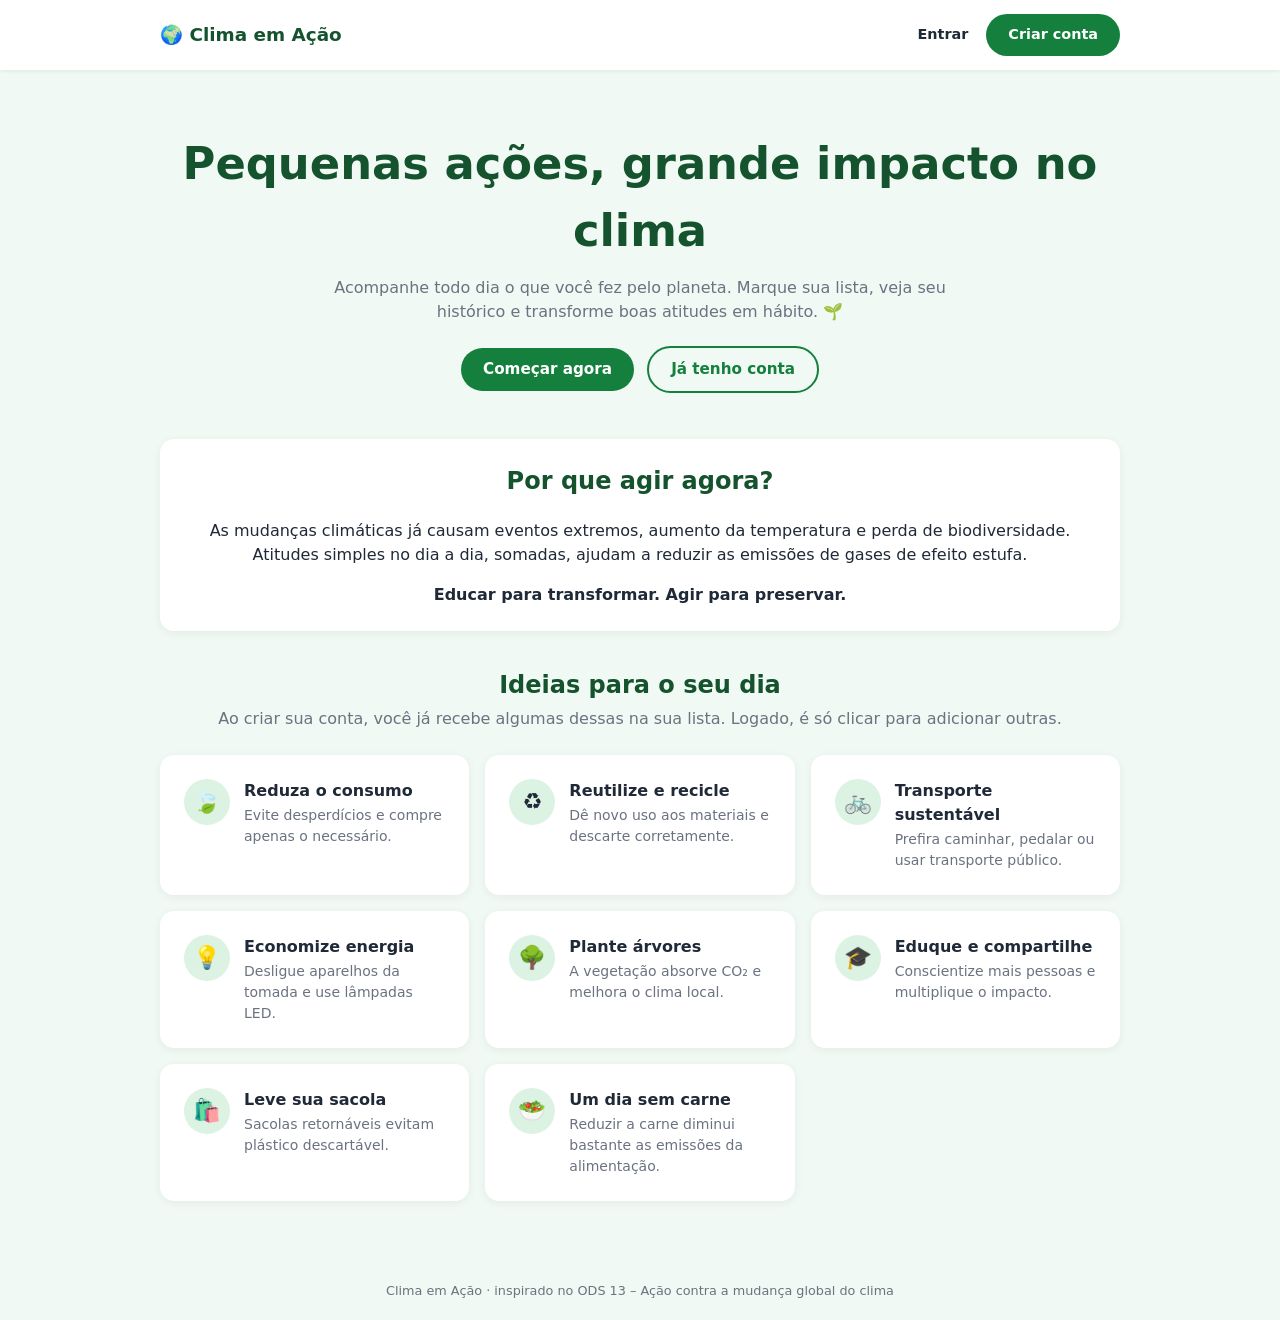
<file: frontend/index.html>
<!DOCTYPE html>
<html lang="pt-BR">
<head>
    <meta charset="UTF-8">
    <meta name="viewport" content="width=device-width, initial-scale=1">
    <title>Clima em Ação</title>
    <link rel="stylesheet" href="css/style.css">
</head>
<body>
<header class="topbar">
    <div class="inner">
        <a class="brand" href="index.html">🌍 Clima em Ação</a>
        <nav id="nav-guest">
            <a href="login.html">Entrar</a>
            <a class="btn" href="register.html" style="color:#fff">Criar conta</a>
        </nav>
        <nav id="nav-user" hidden>
            <a class="active" href="index.html">Início</a>
            <a href="dashboard.html">Hoje</a>
            <a href="history.html">Histórico</a>
            <button class="btn link" id="logout">Sair</button>
        </nav>
    </div>
</header>

<main>
    <section class="hero">
        <h1>Pequenas ações, grande impacto no clima</h1>
        <p>Acompanhe todo dia o que você fez pelo planeta. Marque sua lista, veja seu histórico e transforme boas atitudes em hábito. 🌱</p>
        <div id="cta">
            <a class="btn" href="register.html">Começar agora</a>
            <a class="btn outline" href="login.html">Já tenho conta</a>
        </div>
        <div id="cta-user" hidden>
            <a class="btn" href="dashboard.html">Ir para minha lista</a>
        </div>
    </section>

    <section class="card why">
        <h2>Por que agir agora?</h2>
        <p>As mudanças climáticas já causam eventos extremos, aumento da temperatura e perda de biodiversidade.
           Atitudes simples no dia a dia, somadas, ajudam a reduzir as emissões de gases de efeito estufa.</p>
        <strong>Educar para transformar. Agir para preservar.</strong>
    </section>

    <h2 class="section-title">Ideias para o seu dia</h2>
    <p class="section-sub">Ao criar sua conta, você já recebe algumas dessas na sua lista. Logado, é só clicar para adicionar outras.</p>

    <div class="tips">
        <div class="card tip"><div class="icon">🍃</div><div><h3>Reduza o consumo</h3><p>Evite desperdícios e compre apenas o necessário.</p><button class="btn small add-tip" data-title="Evitei desperdícios e comprei só o necessário" hidden>+ adicionar à minha lista</button></div></div>
        <div class="card tip"><div class="icon">♻️</div><div><h3>Reutilize e recicle</h3><p>Dê novo uso aos materiais e descarte corretamente.</p><button class="btn small add-tip" data-title="Separei o lixo para reciclagem" hidden>+ adicionar à minha lista</button></div></div>
        <div class="card tip"><div class="icon">🚲</div><div><h3>Transporte sustentável</h3><p>Prefira caminhar, pedalar ou usar transporte público.</p><button class="btn small add-tip" data-title="Usei transporte sustentável (a pé, bicicleta ou público)" hidden>+ adicionar à minha lista</button></div></div>
        <div class="card tip"><div class="icon">💡</div><div><h3>Economize energia</h3><p>Desligue aparelhos da tomada e use lâmpadas LED.</p><button class="btn small add-tip" data-title="Desliguei aparelhos da tomada" hidden>+ adicionar à minha lista</button></div></div>
        <div class="card tip"><div class="icon">🌳</div><div><h3>Plante árvores</h3><p>A vegetação absorve CO₂ e melhora o clima local.</p><button class="btn small add-tip" data-title="Plantei ou cuidei de uma árvore" hidden>+ adicionar à minha lista</button></div></div>
        <div class="card tip"><div class="icon">🎓</div><div><h3>Eduque e compartilhe</h3><p>Conscientize mais pessoas e multiplique o impacto.</p><button class="btn small add-tip" data-title="Conversei com alguém sobre o clima" hidden>+ adicionar à minha lista</button></div></div>
        <div class="card tip"><div class="icon">🛍️</div><div><h3>Leve sua sacola</h3><p>Sacolas retornáveis evitam plástico descartável.</p><button class="btn small add-tip" data-title="Usei sacola retornável" hidden>+ adicionar à minha lista</button></div></div>
        <div class="card tip"><div class="icon">🥗</div><div><h3>Um dia sem carne</h3><p>Reduzir a carne diminui bastante as emissões da alimentação.</p><button class="btn small add-tip" data-title="Fiz um dia sem carne" hidden>+ adicionar à minha lista</button></div></div>
    </div>

    <section class="news" id="news" hidden>
        <h2 class="section-title">Notícias sobre natureza e clima</h2>
        <p class="section-sub">Últimas matérias do <a id="news-source" href="https://brasil.mongabay.com/" target="_blank" rel="noopener noreferrer">Mongabay Brasil</a>. Ao clicar, você lê a matéria completa no site original.</p>
        <div class="news-list" id="news-list"></div>
        <p class="news-credit">Títulos e matérias de autoria do Mongabay Brasil e de seus colaboradores, publicados sob licença Creative Commons CC BY-ND 4.0.</p>
    </section>
</main>

<footer>Clima em Ação · inspirado no ODS 13 – Ação contra a mudança global do clima</footer>

<script src="js/api.js"></script>
<script>
    // Se estiver logado, troca o menu e o botão principal
    api('/me').then(() => {
        document.getElementById('nav-guest').hidden = true;
        document.getElementById('nav-user').hidden = false;
        document.getElementById('logout').addEventListener('click', logout);
        document.getElementById('cta').hidden = true;
        document.getElementById('cta-user').hidden = false;

        // Botões de adicionar sugestão (só aparecem logado)
        document.querySelectorAll('.add-tip').forEach((btn) => {
            btn.hidden = false;
            btn.addEventListener('click', async () => {
                btn.disabled = true;
                try {
                    await api('/habits', 'POST', { title: btn.dataset.title });
                    btn.textContent = '✓ Adicionada';
                } catch (err) {
                    btn.textContent = err.status === 409 ? '✓ Já está na lista' : 'Erro, tente de novo';
                    if (err.status !== 409) btn.disabled = false;
                }
            });
        });
    }).catch(() => {});
</script>

<script>
    // Notícias (se a busca falhar, a seção simplesmente não aparece)
    api('/news').then((data) => {
        if (!data.items.length) return;

        const list = document.getElementById('news-list');
        for (const n of data.items) {
            const a = document.createElement('a');
            a.className = 'card news-item';
            a.href = n.link;
            a.target = '_blank';
            a.rel = 'noopener noreferrer';

            const meta = document.createElement('small');
            meta.textContent = data.source.name + (n.date ? ' · ' + n.date.split('-').reverse().join('/') : '');

            const title = document.createElement('strong');
            title.textContent = n.title; // exatamente como publicado

            a.append(meta, title);
            list.append(a);
        }
        document.getElementById('news').hidden = false;
    }).catch(() => {});
</script>
</body>
</html>
</file>
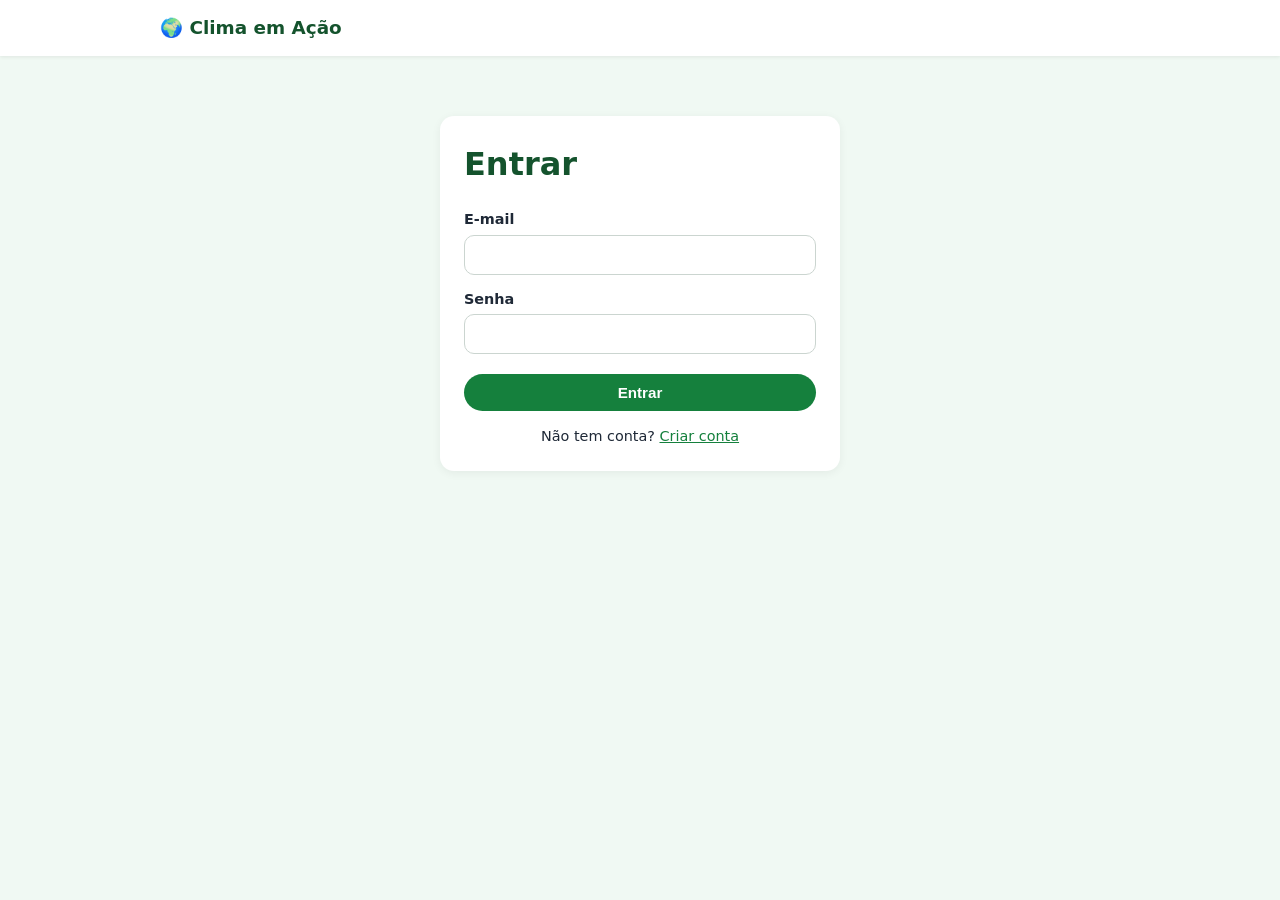
<file: frontend/dashboard.html>
<!DOCTYPE html>
<html lang="pt-BR">
<head>
    <meta charset="UTF-8">
    <meta name="viewport" content="width=device-width, initial-scale=1">
    <title>Minha lista · Clima em Ação</title>
    <link rel="stylesheet" href="css/style.css">
</head>
<body>
<header class="topbar">
    <div class="inner">
        <a class="brand" href="index.html">🌍 Clima em Ação</a>
        <nav>
            <a href="index.html">Início</a>
            <a class="active" href="dashboard.html">Hoje</a>
            <a href="history.html">Histórico</a>
            <button class="btn link" id="logout">Sair</button>
        </nav>
    </div>
</header>

<main>
    <div class="page-head">
        <h1 id="hello">Olá!</h1>
        <p id="today"></p>
    </div>

    <div class="summary">
        <div class="card mini"><span class="mini-icon">🔥</span><div><small>Sequência</small><strong id="streak">…</strong></div></div>
        <div class="card mini"><span class="mini-icon">🌱</span><div><small>Impacto</small><strong id="co2">…</strong></div></div>
    </div>

    <div class="card">
        <div class="progress"><div id="bar"></div></div>
        <div class="progress-text" id="progress-text"></div>

        <ul class="habits" id="habits"></ul>
        <p class="empty" id="empty" hidden>Sua lista está vazia. Adicione uma ação abaixo.</p>

        <div class="msg ok" id="closed-msg" hidden>✅ Dia finalizado! Suas ações já estão no histórico.</div>

        <form class="add" id="add-form">
            <input type="text" id="new-title" placeholder="Nova ação (ex: Levei sacola retornável)" maxlength="120" required>
            <button class="btn" type="submit">Adicionar</button>
        </form>
        <button class="btn finish" id="finish" type="button">Finalizar o dia</button>
    </div>

    <p class="progress-text" style="text-align:center">Os checkboxes são zerados automaticamente todo dia. O que você marcou fica no <a href="history.html">histórico</a>.</p>
</main>

<script src="js/api.js"></script>
<script src="js/dashboard.js"></script>
</body>
</html>
</file>
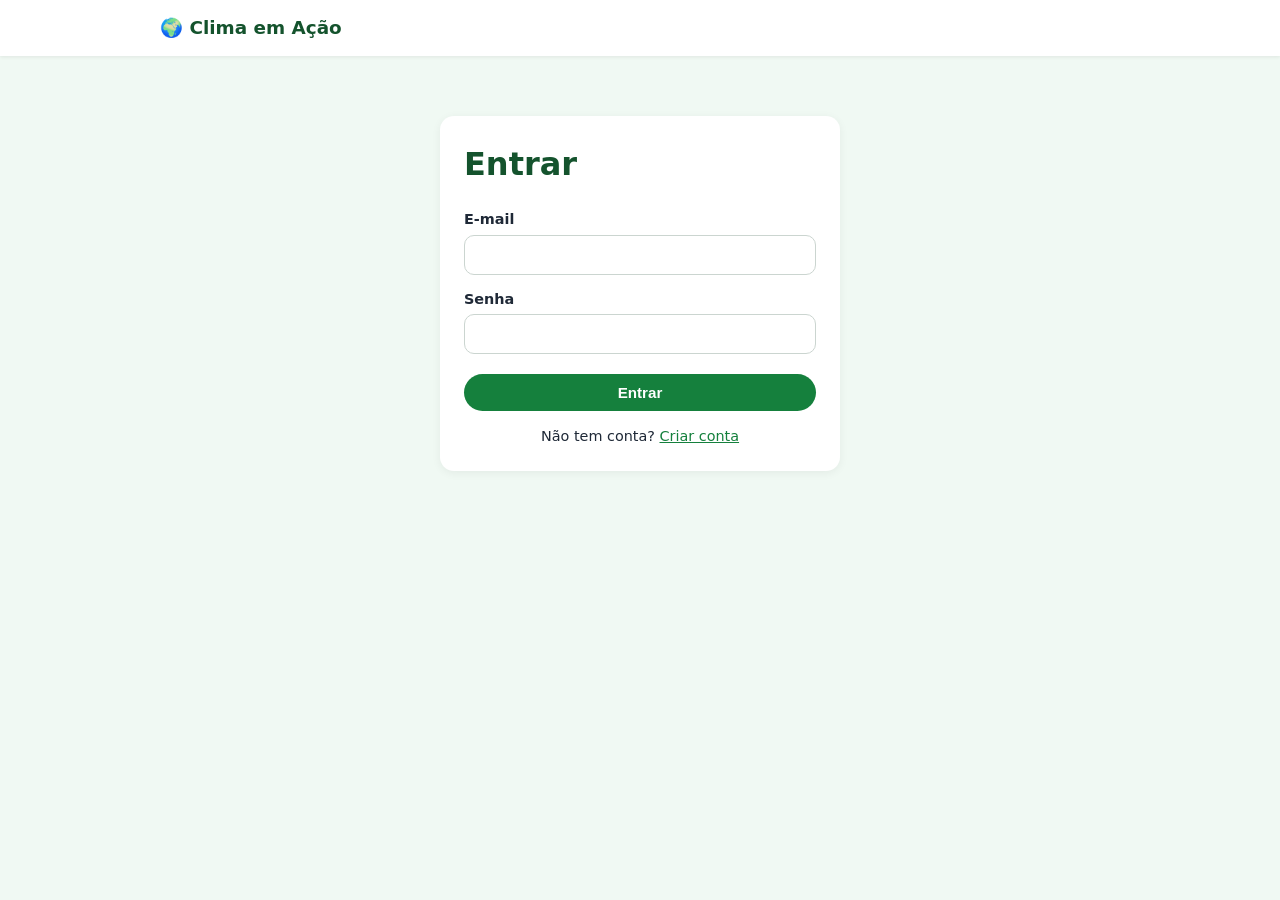
<file: frontend/history.html>
<!DOCTYPE html>
<html lang="pt-BR">
<head>
    <meta charset="UTF-8">
    <meta name="viewport" content="width=device-width, initial-scale=1">
    <title>Histórico · Clima em Ação</title>
    <link rel="stylesheet" href="css/style.css">
</head>
<body>
<header class="topbar">
    <div class="inner">
        <a class="brand" href="index.html">🌍 Clima em Ação</a>
        <nav>
            <a href="index.html">Início</a>
            <a href="dashboard.html">Hoje</a>
            <a class="active" href="history.html">Histórico</a>
            <button class="btn link" id="logout">Sair</button>
        </nav>
    </div>
</header>

<main>
    <div class="page-head">
        <h1>Histórico</h1>
    </div>

    <div class="month-nav">
        <button class="icon-btn" id="prev" title="Mês anterior">‹</button>
        <h2 id="month-title">…</h2>
        <button class="icon-btn" id="next" title="Próximo mês">›</button>
    </div>

    <div class="stats">
        <div class="card stat"><small>Ações no mês</small><strong id="st-total">–</strong></div>
        <div class="card stat"><small>Média por dia ativo</small><strong id="st-avg">–</strong></div>
        <div class="card stat"><small>Ação mais feita</small><strong id="st-top" class="small-text">–</strong><em id="st-top-count"></em></div>
    </div>

    <div class="card">
        <div class="calendar" id="calendar"></div>
        <div class="legend">
            menos
            <span class="cal-day lvl-0"></span><span class="cal-day lvl-1"></span><span class="cal-day lvl-2"></span><span class="cal-day lvl-3"></span><span class="cal-day lvl-4"></span>
            mais
        </div>
    </div>

    <h2 class="list-title">Últimos 30 dias</h2>
    <p class="empty" id="empty" hidden>Nada por aqui ainda. Marque ações na tela "Hoje"!</p>
    <div id="days"></div>

</main>

<script src="js/api.js"></script>
<script src="js/history.js"></script>
</body>
</html>
</file>
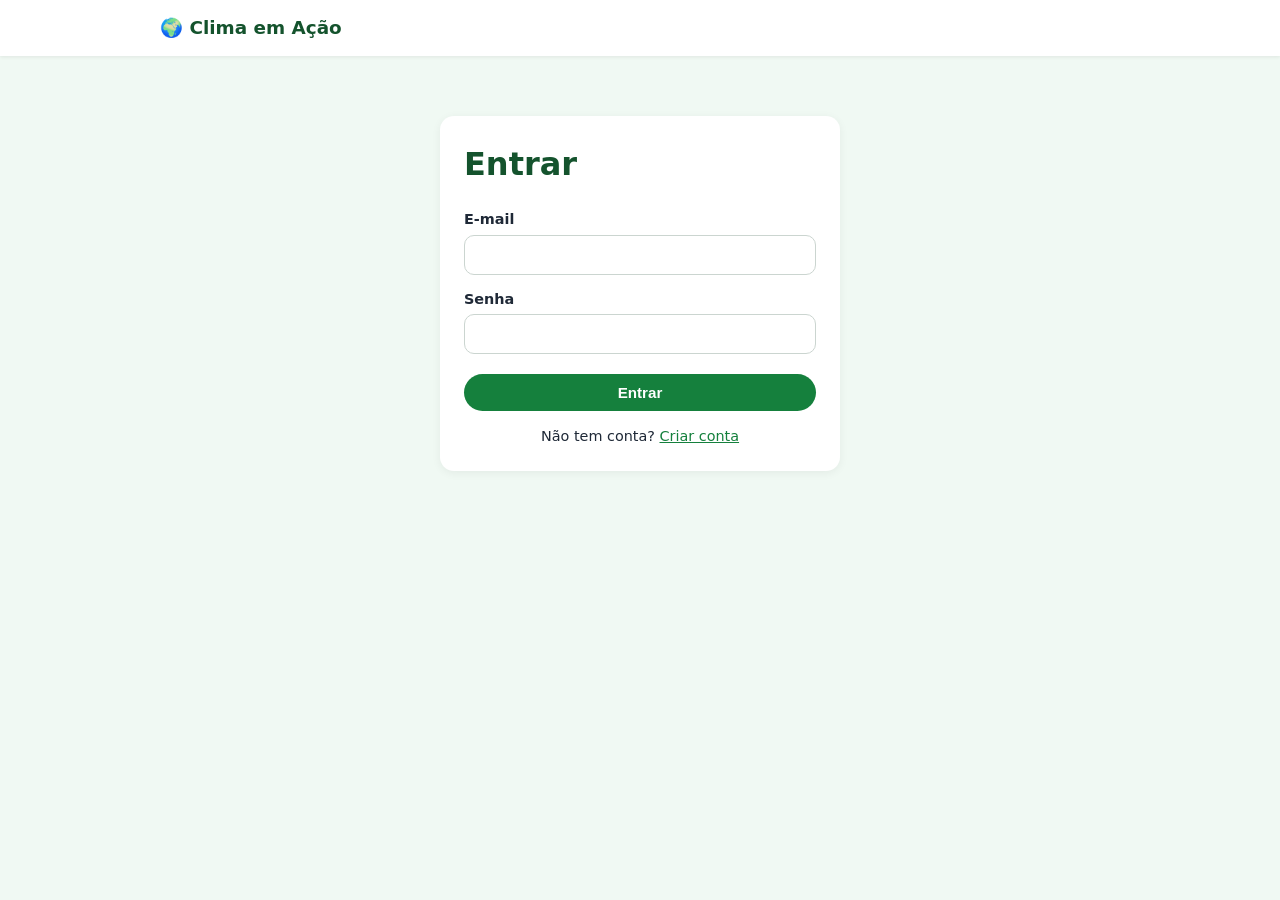
<file: frontend/login.html>
<!DOCTYPE html>
<html lang="pt-BR">
<head>
    <meta charset="UTF-8">
    <meta name="viewport" content="width=device-width, initial-scale=1">
    <title>Entrar · Clima em Ação</title>
    <link rel="stylesheet" href="css/style.css">
</head>
<body>
<header class="topbar">
    <div class="inner">
        <a class="brand" href="index.html">🌍 Clima em Ação</a>
    </div>
</header>

<main>
    <div class="auth-box">
        <form class="card" id="auth-form" data-mode="login">
            <h1>Entrar</h1>
            <label for="email">E-mail</label>
            <input type="email" id="email" name="email" required>
            <label for="password">Senha</label>
            <input type="password" id="password" name="password" required>
            <div class="msg error" id="error" hidden></div>
            <button class="btn" type="submit">Entrar</button>
            <p class="alt">Não tem conta? <a href="register.html">Criar conta</a></p>
        </form>
    </div>
</main>

<script src="js/api.js"></script>
<script src="js/auth.js"></script>
</body>
</html>
</file>
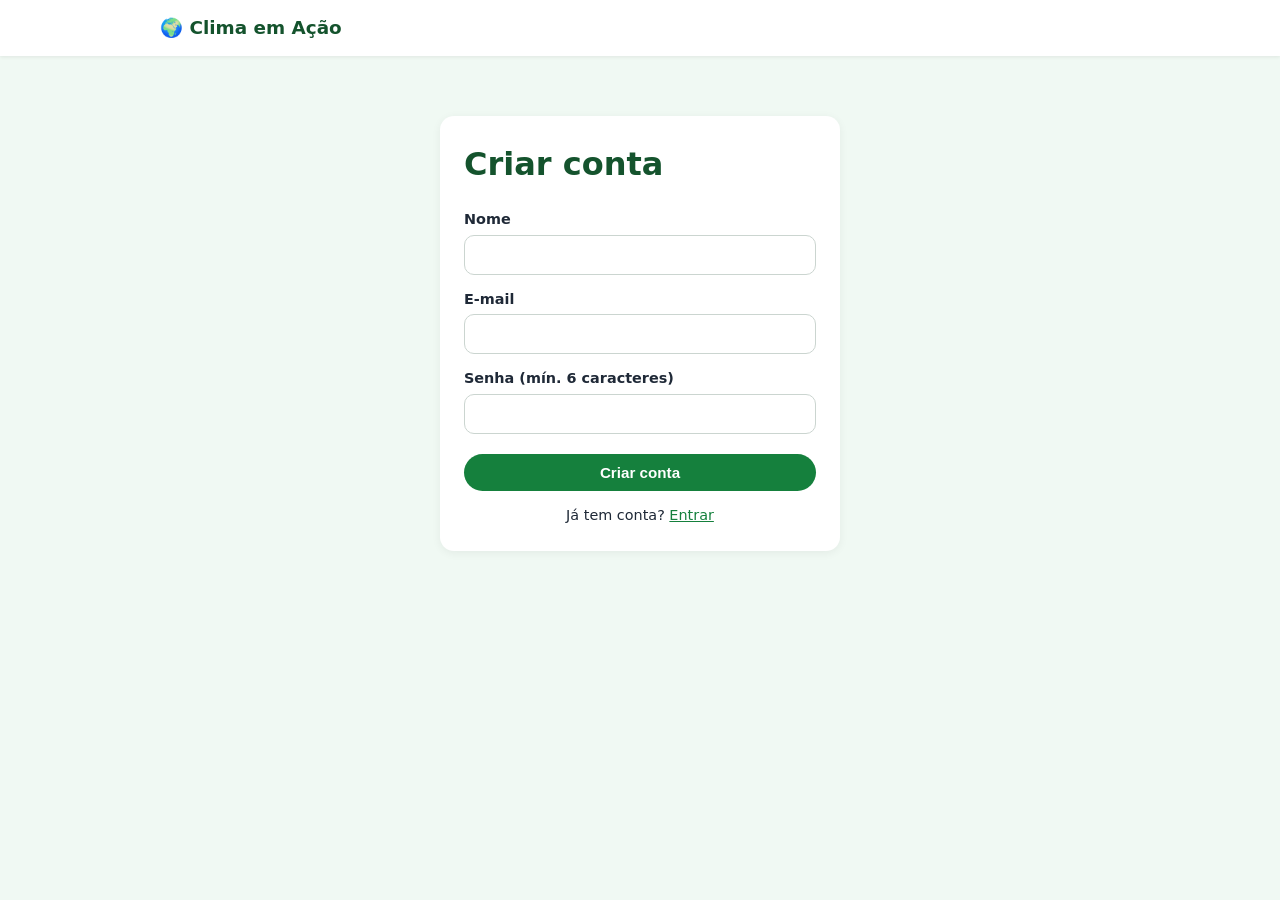
<file: frontend/register.html>
<!DOCTYPE html>
<html lang="pt-BR">
<head>
    <meta charset="UTF-8">
    <meta name="viewport" content="width=device-width, initial-scale=1">
    <title>Criar conta · Clima em Ação</title>
    <link rel="stylesheet" href="css/style.css">
</head>
<body>
<header class="topbar">
    <div class="inner">
        <a class="brand" href="index.html">🌍 Clima em Ação</a>
    </div>
</header>

<main>
    <div class="auth-box">
        <form class="card" id="auth-form" data-mode="register">
            <h1>Criar conta</h1>
            <label for="name">Nome</label>
            <input type="text" id="name" name="name" required>
            <label for="email">E-mail</label>
            <input type="email" id="email" name="email" required>
            <label for="password">Senha (mín. 6 caracteres)</label>
            <input type="password" id="password" name="password" minlength="6" required>
            <div class="msg error" id="error" hidden></div>
            <button class="btn" type="submit">Criar conta</button>
            <p class="alt">Já tem conta? <a href="login.html">Entrar</a></p>
        </form>
    </div>
</main>

<script src="js/api.js"></script>
<script src="js/auth.js"></script>
</body>
</html>
</file>
<file: frontend/css/style.css>
:root {
    --green-900: #14532d;
    --green-700: #15803d;
    --green-500: #22a35a;
    --green-100: #dcf2e3;
    --green-50: #f0f9f3;
    --text: #1f2937;
    --muted: #6b7280;
    --radius: 14px;
}

* { box-sizing: border-box; }

body {
    margin: 0;
    font-family: system-ui, -apple-system, "Segoe UI", sans-serif;
    color: var(--text);
    background: var(--green-50);
    line-height: 1.5;
}

a { color: var(--green-700); }

/* ---------- Cabeçalho ---------- */
header.topbar {
    background: #fff;
    box-shadow: 0 1px 4px rgba(0, 0, 0, .08);
    position: sticky;
    top: 0;
    z-index: 10;
}
.topbar .inner {
    max-width: 1000px;
    margin: 0 auto;
    padding: 14px 20px;
    display: flex;
    align-items: center;
    justify-content: space-between;
    flex-wrap: wrap;
    gap: 10px;
}
.brand { font-weight: 700; color: var(--green-900); text-decoration: none; font-size: 1.15rem; }
.topbar nav { display: flex; gap: 18px; align-items: center; }
.topbar nav a { text-decoration: none; font-size: .9rem; font-weight: 600; color: var(--text); }
.topbar nav a.active, .topbar nav a:hover { color: var(--green-700); }

main { max-width: 1000px; margin: 0 auto; padding: 30px 20px 60px; }

/* ---------- Botões e formulários ---------- */
.btn {
    display: inline-block;
    background: var(--green-700);
    color: #fff;
    border: 0;
    padding: 10px 22px;
    border-radius: 999px;
    font-size: .95rem;
    font-weight: 600;
    cursor: pointer;
    text-decoration: none;
}
.btn:hover { background: var(--green-900); }
.btn.outline { background: transparent; color: var(--green-700); border: 2px solid var(--green-700); }
.btn.outline:hover { background: var(--green-100); }
.btn.link { background: none; color: var(--text); padding: 0; font-size: .9rem; }

form.card label { display: block; font-weight: 600; font-size: .9rem; margin: 14px 0 4px; }
input[type=text], input[type=email], input[type=password] {
    width: 100%;
    padding: 10px 12px;
    border: 1px solid #cbd5d0;
    border-radius: 10px;
    font-size: 1rem;
}
input:focus { outline: 2px solid var(--green-500); border-color: transparent; }

.card {
    background: #fff;
    border-radius: var(--radius);
    padding: 24px;
    box-shadow: 0 2px 10px rgba(0, 0, 0, .06);
}

.auth-box { max-width: 400px; margin: 30px auto; }
.auth-box h1 { margin-top: 0; color: var(--green-900); }
.auth-box .btn { width: 100%; margin-top: 20px; }
.auth-box p.alt { text-align: center; font-size: .9rem; margin-bottom: 0; }

.msg { padding: 10px 14px; border-radius: 10px; margin-top: 14px; font-size: .9rem; }
.msg.error { background: #fee2e2; color: #991b1b; }
.msg.ok { background: var(--green-100); color: var(--green-900); }
.msg[hidden] { display: none; }
.btn.finish { width: 100%; margin-top: 18px; }
.btn.finish.reopen { background: transparent; color: var(--green-700); border: 2px solid var(--green-700); }
[hidden] { display: none !important; }
.badge { font-size: .75rem; background: var(--green-100); color: var(--green-900); padding: 2px 8px; border-radius: 999px; font-weight: 600; }

/* ---------- Página inicial ---------- */
.hero { text-align: center; padding: 30px 0 10px; }
.hero h1 { font-size: clamp(1.8rem, 5vw, 2.8rem); color: var(--green-900); margin: 0 0 12px; }
.hero p { max-width: 620px; margin: 0 auto 22px; color: var(--muted); }
.hero .btn + .btn { margin-left: 8px; }

.why { margin: 36px 0; text-align: center; }
.why h2 { color: var(--green-900); margin-top: 0; }

.section-title { text-align: center; color: var(--green-900); margin-bottom: 4px; }
.section-sub { text-align: center; color: var(--muted); margin-top: 0; }

.tips { display: grid; grid-template-columns: repeat(auto-fit, minmax(260px, 1fr)); gap: 16px; margin-top: 24px; }
.tip { display: flex; gap: 14px; align-items: flex-start; }
.tip .icon {
    flex: none;
    width: 46px; height: 46px;
    border-radius: 50%;
    background: var(--green-100);
    display: grid; place-items: center;
    font-size: 1.4rem;
}
.tip h3 { margin: 0 0 2px; font-size: 1rem; }
.tip p { margin: 0; font-size: .875rem; color: var(--muted); }

/* ---------- Dashboard ---------- */
.page-head h1 { margin: 0; color: var(--green-900); }
.page-head p { margin: 4px 0 20px; color: var(--muted); text-transform: capitalize; }

.progress { background: var(--green-100); border-radius: 999px; height: 12px; overflow: hidden; }
.progress > div { height: 100%; width: 0; background: var(--green-500); transition: width .3s; }
.progress-text { font-size: .85rem; color: var(--muted); margin: 6px 0 18px; }

ul.habits { list-style: none; margin: 0; padding: 0; }
ul.habits li {
    display: flex;
    align-items: center;
    gap: 12px;
    padding: 12px 0;
    border-bottom: 1px solid #eef2ef;
}
ul.habits li:last-child { border-bottom: 0; }
ul.habits input[type=checkbox] { width: 22px; height: 22px; accent-color: var(--green-700); cursor: pointer; flex: none; }
ul.habits label { flex: 1; cursor: pointer; }
ul.habits li.done label { text-decoration: line-through; color: var(--muted); }
.icon-btn { background: none; border: 0; color: var(--muted); cursor: pointer; font-size: 1.05rem; padding: 4px 8px; border-radius: 6px; }
.icon-btn:hover:not(:disabled) { background: var(--green-100); color: var(--green-900); }
.icon-btn.danger { color: #b91c1c; }
.icon-btn.danger:hover { background: #fee2e2; color: #b91c1c; }
.icon-btn:disabled { opacity: .35; cursor: default; }
ul.habits input.edit-input { flex: 1; padding: 6px 10px; }
.co2-tag { font-size: .72rem; background: var(--green-100); color: var(--green-900); padding: 2px 8px; border-radius: 999px; white-space: nowrap; }
ul.habits li.done .co2-tag { text-decoration: none; display: inline-block; }

.summary { display: grid; grid-template-columns: repeat(auto-fit, minmax(240px, 1fr)); gap: 14px; margin-bottom: 16px; }
.mini { display: flex; align-items: center; gap: 12px; padding: 14px 18px; }
.mini-icon { font-size: 1.6rem; }
.mini small { display: block; color: var(--muted); font-size: .75rem; text-transform: uppercase; letter-spacing: .04em; }
.mini strong { font-size: .95rem; }

form.add { display: flex; gap: 10px; margin-top: 18px; }
form.add input { flex: 1; }
.empty { color: var(--muted); text-align: center; margin: 10px 0; }

/* ---------- Histórico ---------- */
.day { margin-bottom: 14px; }
.day h3 { margin: 0 0 8px; color: var(--green-900); text-transform: capitalize; font-size: 1rem; }
.day .count { font-weight: 400; color: var(--muted); font-size: .85rem; }
.day ul { margin: 0; padding-left: 20px; }
.day li::marker { content: "✔  "; color: var(--green-700); }

footer { text-align: center; color: var(--muted); font-size: .8rem; padding: 20px; }

/* ---------- Histórico: mês, estatísticas e calendário ---------- */
.month-nav { display: flex; align-items: center; justify-content: center; gap: 16px; margin-bottom: 14px; }
.month-nav h2 { margin: 0; min-width: 180px; text-align: center; text-transform: capitalize; color: var(--green-900); font-size: 1.2rem; }
.month-nav .icon-btn { font-size: 1.6rem; line-height: 1; }

.stats { display: grid; grid-template-columns: repeat(auto-fit, minmax(170px, 1fr)); gap: 14px; margin-bottom: 16px; }
.stat { padding: 16px 18px; }
.stat small { display: block; color: var(--muted); font-size: .75rem; text-transform: uppercase; letter-spacing: .04em; }
.stat strong { display: block; font-size: 1.7rem; color: var(--green-900); }
.stat strong.small-text { font-size: .95rem; line-height: 1.3; margin: 6px 0 2px; }
.stat em { font-style: normal; color: var(--muted); font-size: .8rem; }

.calendar { display: grid; grid-template-columns: repeat(7, 1fr); gap: 6px; max-width: 460px; margin: 0 auto; }
.cal-head { text-align: center; font-size: .75rem; font-weight: 700; color: var(--muted); }
.cal-day { aspect-ratio: 1; border-radius: 8px; display: grid; place-items: center; font-size: .8rem; font-weight: 600; color: var(--green-900); }
.lvl-0 { background: #eef2ef; color: var(--muted); }
.lvl-1 { background: #bfe6cc; }
.lvl-2 { background: #86d1a1; }
.lvl-3 { background: #3fb36b; color: #fff; }
.lvl-4 { background: var(--green-700); color: #fff; }
.cal-day.future { opacity: .35; }
.cal-day.today { outline: 2px solid var(--green-900); outline-offset: 1px; }

.legend { display: flex; align-items: center; justify-content: center; gap: 4px; margin-top: 14px; font-size: .75rem; color: var(--muted); }
.legend .cal-day { width: 16px; aspect-ratio: 1; border-radius: 4px; }

.list-title { color: var(--green-900); margin: 28px 0 12px; font-size: 1.1rem; }
.sources { margin-top: 28px; font-size: .9rem; }
.sources summary { cursor: pointer; font-weight: 700; color: var(--green-900); }
.sources li { margin-bottom: 8px; }

/* ---------- Home: botão de adicionar sugestão ---------- */
.btn.small { padding: 4px 14px; font-size: .8rem; margin-top: 8px; }
.btn:disabled { background: var(--green-100); color: var(--green-900); cursor: default; }

/* ---------- Home: notícias ---------- */
.news { margin-top: 44px; }
.news-list { display: grid; grid-template-columns: repeat(auto-fit, minmax(280px, 1fr)); gap: 16px; margin-top: 20px; }
.news-item { display: block; text-decoration: none; color: var(--text); padding: 18px 20px; transition: transform .15s, box-shadow .15s; }
.news-item:hover { transform: translateY(-2px); box-shadow: 0 6px 16px rgba(0, 0, 0, .1); }
.news-item small { display: block; color: var(--green-700); font-weight: 700; font-size: .75rem; text-transform: uppercase; letter-spacing: .04em; margin-bottom: 6px; }
.news-item strong { line-height: 1.35; }
.news-credit { text-align: center; color: var(--muted); font-size: .75rem; margin-top: 16px; }
</file>
